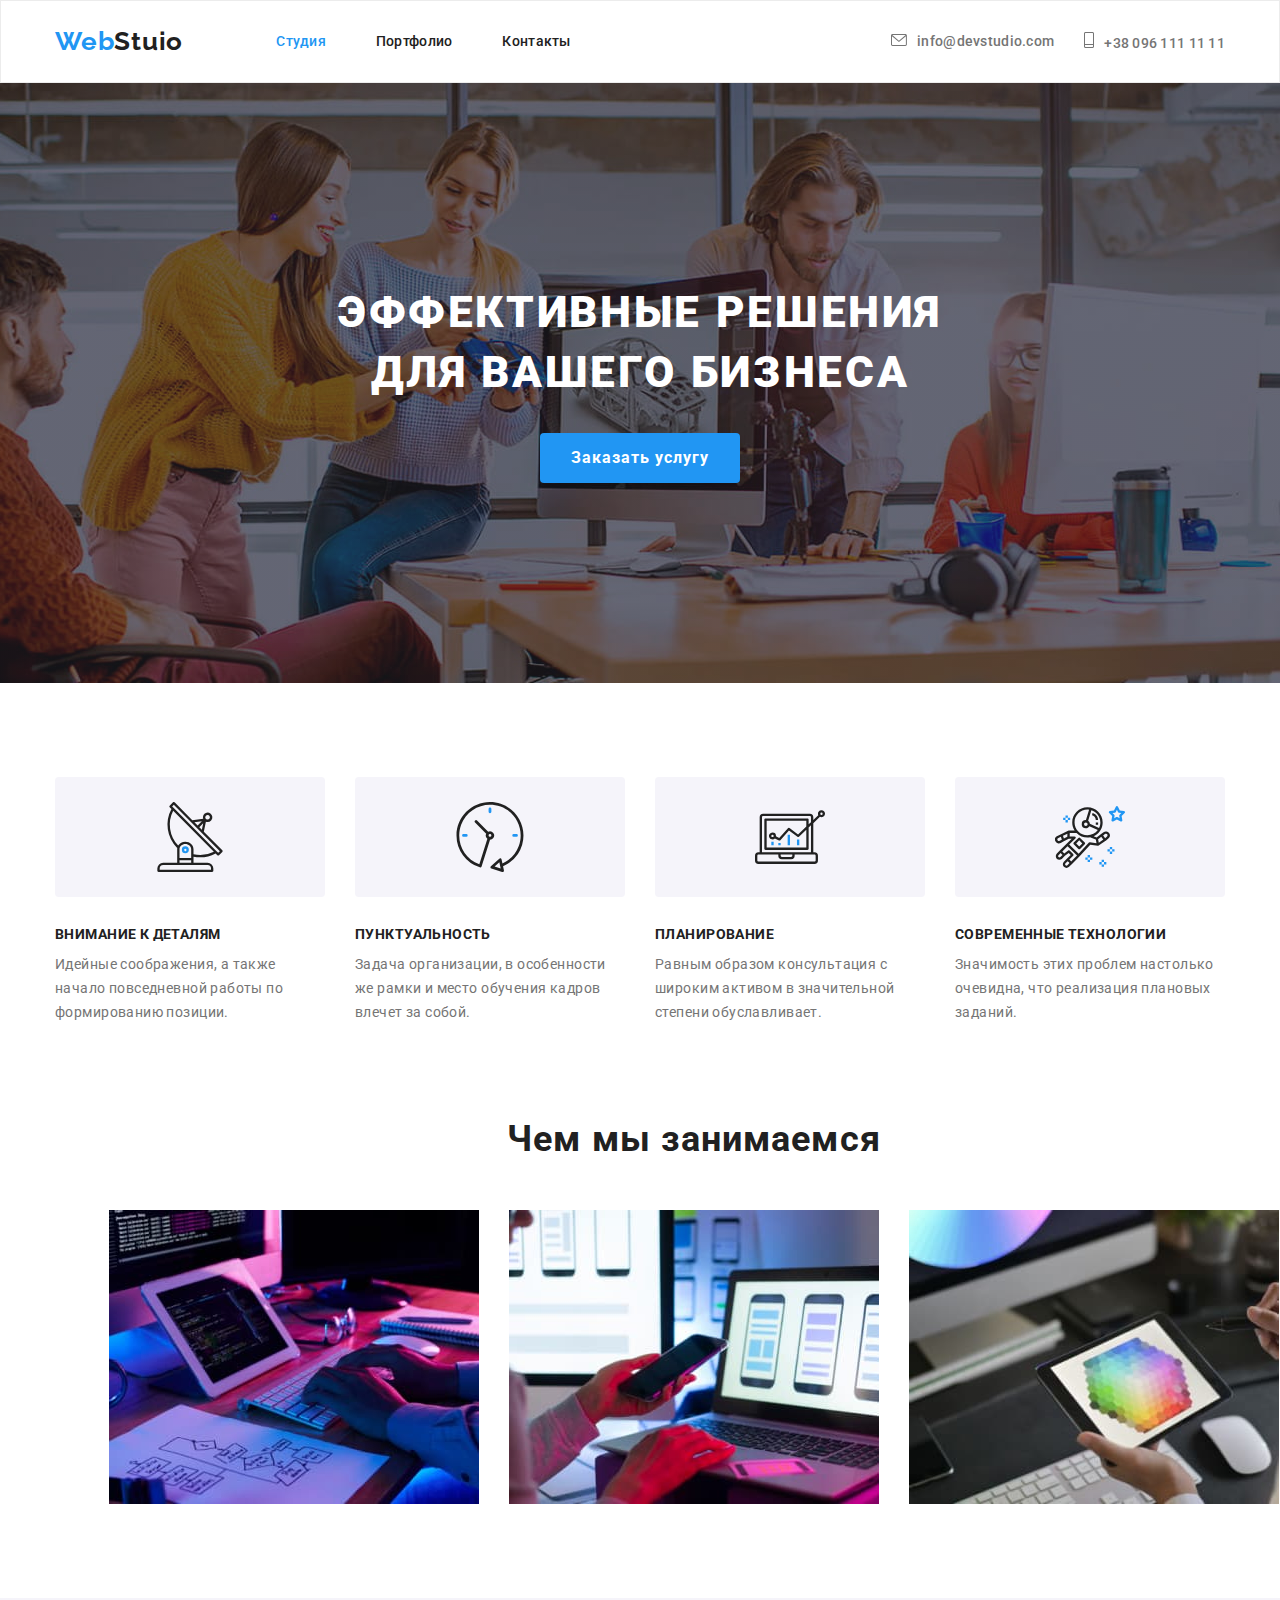
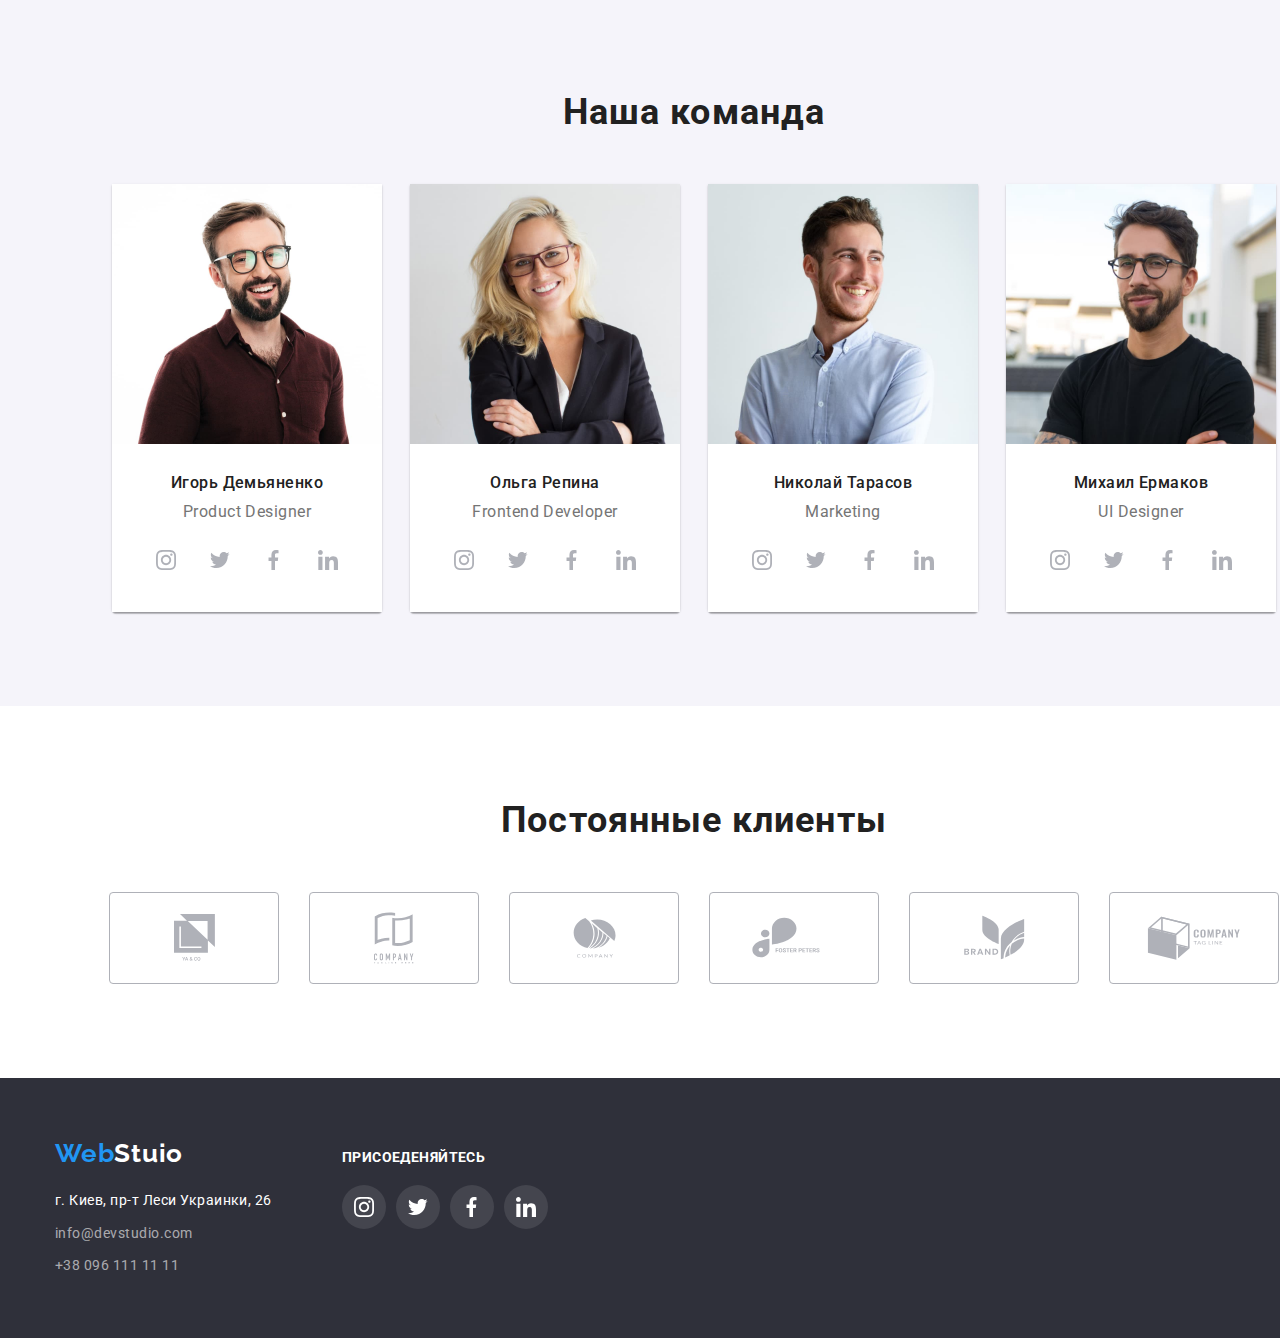
<file: index.html>
<!DOCTYPE html>
<html lang="ru">
<head>
    <meta charset="UTF-8">
    <meta http-equiv="X-UA-Compatible" content="IE=edge">
    <meta name="viewport" content="width=device-width, initial-scale=1.0">
    <title>Студия</title>
    <link href="https://fonts.googleapis.com/css2?family=Raleway:wght@700&family=Roboto:wght@400;500;700;900&display=swap" rel="stylesheet">
    <link rel="stylesheet" href="https://cdnjs.cloudflare.com/ajax/libs/modern-normalize/1.1.0/modern-normalize.min.css"
        integrity="sha512-wpPYUAdjBVSE4KJnH1VR1HeZfpl1ub8YT/NKx4PuQ5NmX2tKuGu6U/JRp5y+Y8XG2tV+wKQpNHVUX03MfMFn9Q=="
        crossorigin="anonymous" referrerpolicy="no-referrer" />
    <link rel="stylesheet" href="./css/style.css">
</head>
<body>

    <!-- Хедер -->
    <header class="page_heder">
        <div class="header-box container">
            <nav>
                <a href="./index.html" class="logo"><span class="logo-accent">Web</span>Stuio</a>
                <ul class="list-nav list">
                    <li><a href="./index.html" class="link-nav link">Студия</a></li>
                    <li><a href="./portfolio.html" class="link">Портфолио</a></li>
                    <li><a href="#" class="link">Контакты</a></li>
                </ul>
            </nav>
            <!-- контанты -->
            <ul class="ause-nav list">
                <li class="ause_nav_icon">
                    <a href="mailto:info@devstudio.com" class="contact_box link">
                        <svg class="ause_icon" width="16" height="12">
                            <use href="images/icon/symbol-defs.svg#mail"></use>
                        </svg>
                        <span> info@devstudio.com</span>
                    </a>
                </li>
                <li class="ause_nav_icon">
                    <a href="tel:+380961111111" class="contact_box link">
                        <svg class="ause_icon" width="10" height="16">
                            <use href="images/icon/symbol-defs.svg#tel"></use>
                        </svg>
                        <span> +38 096 111 11 11</span>
                    </a>
                </li>
            </ul>
        </div>
    </header>
  <!-- Основной контент -->
    <main>
        <!-- Герой -->
        <section class="hero">
            <div class="hero-conteyner container">
                <h1 class="hero-title">Эффективные решения <br> для вашего бизнеса</h1>
                <!-- Поставил заголовон h1, так как это блок "Герой". И это первый заголовок на странице -->
                <button type="button" class="hero-button">Заказать услугу</button>
            </div>
        </section>
        <!-- Преимущества компании -->
        <section class="advantage_section section">
            <div class="container">
                <h2 class="visually-hidden title">"Преимущества компании"</h2>
                <ul class="advantage_list list">
                    <li class="icon_antenna">
                        <h3 class="advantage-title title">внимание к деталям</h3>
                        <p class="advantage-text">Идейные соображения, а также начало повседневной работы по формированию позиции.</p>
                    </li>
                    <li class="icon_clock">
                        <h3 class="advantage-title title">пунктуальность</h3>
                        <p class="advantage-text">Задача организации, в особенности же рамки и место обучения кадров влечет за собой.
                        </p>
                    </li>
                    <li class="icon_diagram">
                        <h3 class="advantage-title title">планирование</h3>
                        <p class="advantage-text">Равным образом консультация с широким активом в значительной степени обуславливает.
                        </p>
                    </li>
                    <li class="icon_astronaut">
                        <h3 class="advantage-title title">современные технологии</h3>
                        <p class="advantage-text">Значимость этих проблем настолько очевидна, что реализация плановых заданий.</p>
                    </li>
                </ul>
            </div>
        
        </section>
        <!-- Чем мы занимаемся -->
        <section class="section">
            <div class="work container">
                <h2 class="our_work title">Чем мы занимаемся</h2>
                <ul class="work-list list">
                    <li><img src="./images/work_p1.jpg" alt="Разрабатываем проэкт" width="370" /> </li>
                    <li><img src="./images/work_p2.jpg" alt="Адаптируем проекты под разные устройства" width="370"></li>
                    <li><img src="./images/work_p3.jpg" alt="Разрабатываем привлекательный дизайн" width="370"></li>
                </ul>
            </div>
        </section>
        <!-- Наша команда -->
        <section class="team_section section">
            <div class="team container">
                <h2 class="our_team title">Наша команда</h2>
                <ul class="list">
                    <li class ="team_list">
                        <img src="./images/team1.jpg" alt="Игорь Демьяненко Product D   esigner" width="270">
                        <div class="team_title_stile">
                            <h3 class="team-title title">Игорь Демьяненко</h3>
                            <p class="team-text">Product Designer</p>
                            <ul class="team_social_list list">
                                <li class="team_social_item">
                                    <a href="" class= "team_social_link link">
                                        <svg class="team_social_icon" width="20" height="20">
                                            <use href="images/icon/symbol-defs.svg#Instagram"></use>
                                        </svg>
                                    </a>
                                </li>
                                <li class="team_social_item">
                                    <a href="" class="team_social_link link">
                                        <svg class="team_social_icon" width="20" height="20">
                                            <use href="images/icon/symbol-defs.svg#Tviter"></use>
                                        </svg>
                                    </a>
                                </li>
                                <li class="team_social_item">
                                    <a href="" class="team_social_link link">
                                        <svg class="team_social_icon" width="20" height="20">
                                            <use href="images/icon/symbol-defs.svg#Facebook"></use>
                                        </svg>
                                    </a>
                                </li>
                                <li class="team_social_item">
                                    <a href="" class="team_social_link link">
                                        <svg class="team_social_icon" width="20" height="20">
                                            <use href="images/icon/symbol-defs.svg#Linkedin"></use>
                                        </svg>
                                    </a>
                                </li>
                            </ul>
                        </div>
                    </li>
                    <li class ="team_list">
                        <img src="./images/team2.jpg" alt="Ольга Репина Frontend Developer" width="270">
                        <div class="team_title_stile">
                            <h3 class="team-title title">Ольга Репина</h3>
                            <p class="team-text">Frontend Developer</p>
                            <ul class="team_social_list list">
                                <li class="team_social_item">
                                    <a href="" class= "team_social_link link">
                                        <svg class="team_social_icon" width="20" height="20">
                                            <use href="images/icon/symbol-defs.svg#Instagram"></use>
                                        </svg>
                                    </a>
                                </li>
                                <li class="team_social_item">
                                    <a href="" class="team_social_link link">
                                        <svg class="team_social_icon" width="20" height="20">
                                            <use href="images/icon/symbol-defs.svg#Tviter"></use>
                                        </svg>
                                    </a>
                                </li>
                                <li class="team_social_item">
                                    <a href="" class="team_social_link link">
                                        <svg class="team_social_icon" width="20" height="20">
                                            <use href="images/icon/symbol-defs.svg#Facebook"></use>
                                        </svg>
                                    </a>
                                </li>
                                <li class="team_social_item">
                                    <a href="" class="team_social_link link">
                                        <svg class="team_social_icon" width="20" height="20">
                                            <use href="images/icon/symbol-defs.svg#Linkedin"></use>
                                        </svg>
                                    </a>
                                </li>
                            </ul>
                        </div>
                    </li>
                    <li class ="team_list">
                        <img src="./images/team3.jpg" alt="Николай Тарасов Marketing" width="270">
                        <div class="team_title_stile">
                            <h3 class="team-title title">Николай Тарасов</h3>
                            <p class="team-text">Marketing</p>
                            <ul class="team_social_list list">
                                <li class="team_social_item">
                                    <a href="" class= "team_social_link link">
                                        <svg class="team_social_icon" width="20" height="20">
                                            <use href="images/icon/symbol-defs.svg#Instagram"></use>
                                        </svg>
                                    </a>
                                </li>
                                <li class="team_social_item">
                                    <a href="" class="team_social_link link">
                                        <svg class="team_social_icon" width="20" height="20">
                                            <use href="images/icon/symbol-defs.svg#Tviter"></use>
                                        </svg>
                                    </a>
                                </li>
                                <li class="team_social_item">
                                    <a href="" class="team_social_link link">
                                        <svg class="team_social_icon" width="20" height="20">
                                            <use href="images/icon/symbol-defs.svg#Facebook"></use>
                                        </svg>
                                    </a>
                                </li>
                                <li class="team_social_item">
                                    <a href="" class="team_social_link link">
                                        <svg class="team_social_icon" width="20" height="20">
                                            <use href="images/icon/symbol-defs.svg#Linkedin"></use>
                                        </svg>
                                    </a>
                                </li>
                            </ul>
                        </div>
                    </li>
                    <li class ="team_list">
                        <img src="./images/team4.jpg" alt="Михаил Ермаков UI Designer" width="270">
                        <div class="team_title_stile">
                            <h3 class="team-title title">Михаил Ермаков</h3>
                            <p class="team-text">UI Designer</p>
                            <ul class="team_social_list list">
                                <li class="team_social_item">
                                    <a href="" class= "team_social_link link">
                                        <svg class="team_social_icon" width="20" height="20">
                                            <use href="images/icon/symbol-defs.svg#Instagram"></use>
                                        </svg>
                                    </a>
                                </li>
                                <li class="team_social_item">
                                    <a href="" class="team_social_link link">
                                        <svg class="team_social_icon" width="20" height="20">
                                            <use href="images/icon/symbol-defs.svg#Tviter"></use>
                                        </svg>
                                    </a>
                                </li>
                                <li class="team_social_item">
                                    <a href="" class="team_social_link link">
                                        <svg class="team_social_icon" width="20" height="20">
                                            <use href="images/icon/symbol-defs.svg#Facebook"></use>
                                        </svg>
                                    </a>
                                </li>
                                <li class="team_social_item">
                                    <a href="" class="team_social_link link">
                                        <svg class="team_social_icon" width="20" height="20">
                                            <use href="images/icon/symbol-defs.svg#Linkedin"></use>
                                        </svg>
                                    </a>
                                </li>
                            </ul>
                        </div>
                    </li>
                </ul>
            </div>
        </section>
        <section class="section">
            <div class="container">
                <h2 class="ouer_clients title">Постоянные клиенты</h2>
                <ul class="clients_list list">
                    <li>
                        <a class="clients_link" href="#" width="106" height="60">
                            <svg class="clients_icon" width="41" height="47">
                                <use class="clients_icon_linc" href="images/icon/symbol-defs.svg#clients1"></use>
                            </svg>
                        </a>
                    </li>
                    <li>
                        <a class="clients_link" href="#" width="106" height="60">
                            <svg class="clients_icon" width="40" height="52">
                                <use class="clients_icon_linc" href="images/icon/symbol-defs.svg#clients2"></use>
                            </svg>
                        </a>
                    </li>
                    <li>
                        <a class="clients_link" href="#" width="106" height="60">
                            <svg class="clients_icon" width="43" height="41">
                                <use class="clients_icon_linc" href="images/icon/symbol-defs.svg#clients3"></use>
                            </svg>
                        </a>
                    </li>
                    <li>
                        <a class="clients_link" href="#" width="106" height="60">
                            <svg class="clients_icon" width="84" height="41">
                                <use class="clients_icon_linc" href="images/icon/symbol-defs.svg#clients4"></use>
                            </svg>
                        </a>
                    </li>
                    <li>
                        <a class="clients_link" href="#" width="106" height="60">
                            <svg class="clients_icon" width="63" height="45">
                                <use class="clients_icon_linc" href="images/icon/symbol-defs.svg#clients5"></use>
                            </svg>
                        </a>
                    </li>
                    <li>
                        <a class="clients_link" href="#" width="106" height="60">
                            <svg class="clients_icon" width="94" height="44">
                                <use class="clients_icon_linc" href="images/icon/symbol-defs.svg#clients6"></use>
                            </svg>
                        </a>
                    </li>
                </ul>
            </div>
        </section>
    </main>
  <!-- Футер -->
    <footer>
        <div class="footer_container container">
            <div>
                <a href="./index.html" class="logo logo-footer"><span class="logo-accent">Web</span>Stuio</a>
                <address>
                    <ul class="footer-list list">
                        <li><a href="https://goo.gl/maps/L2MyBk3LdG8CVjXL7" class="footer-main-link">г. Киев, пр-т Леси Украинки, 26</a>
                        </li>
                        <li><a href="mailto:info@devstudio.com" class="footer-link link">info@devstudio.com</a></li>
                        <li><a href="tel:+380961111111" class="footer-link link">+38 096 111 11 11</a></li>
                    </ul>
                </address>
            </div>
            <div class="ause_container">
                <h3 class="ause_container_title title">Присоеденяйтесь</h3>
                <ul class="footer_social_list list">
                    <li class="footer_social_item">
                        <a href="" class="footer_social_link link">
                            <svg class="footer_social_icon" width="20" height="20">
                                <use href="images/icon/symbol-defs.svg#Instagram"></use>
                            </svg>
                        </a>
                    </li>
                    <li class="footer_social_item">
                        <a href="" class="footer_social_link link">
                            <svg class="footer_social_icon" width="20" height="20">
                                <use href="images/icon/symbol-defs.svg#Tviter"></use>
                            </svg>
                        </a>
                    </li>
                    <li class="footer_social_item">
                        <a href="" class="footer_social_link link">
                            <svg class="footer_social_icon" width="20" height="20">
                                <use href="images/icon/symbol-defs.svg#Facebook"></use>
                            </svg>
                        </a>
                    </li>
                    <li class="footer_social_item">
                        <a href="" class="footer_social_link link">
                            <svg class="footer_social_icon" width="20" height="20">
                                <use href="images/icon/symbol-defs.svg#Linkedin"></use>
                            </svg>
                        </a>
                    </li>
                </ul>
            </div>
        </div>
    </footer>
    
</body>
</html>
</file>
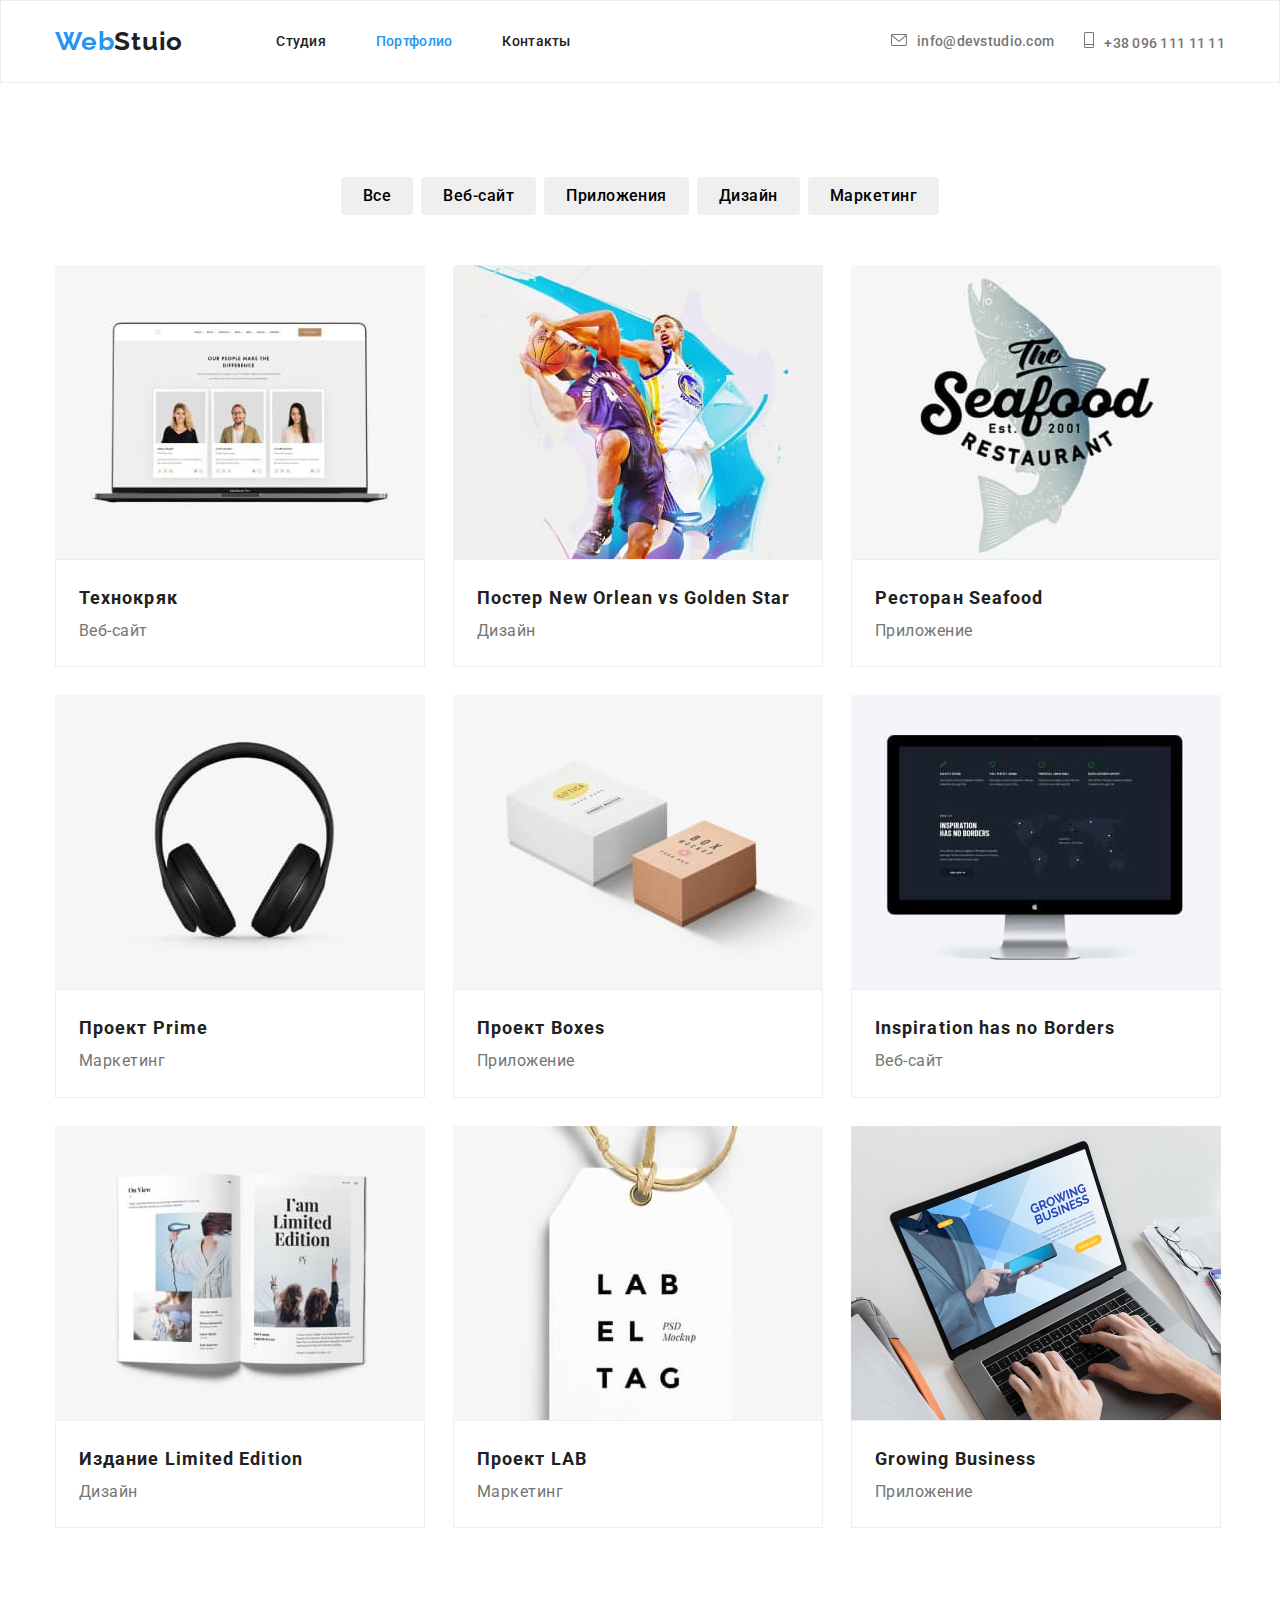
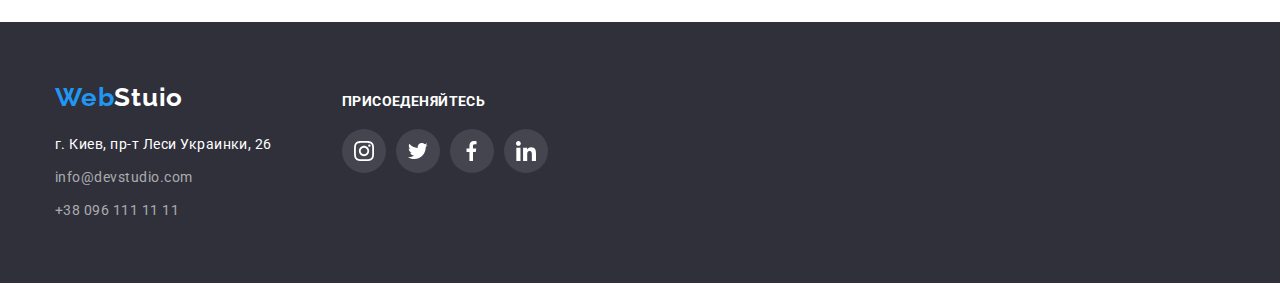
<file: portfolio.html>
<!DOCTYPE html>
<html lang="ru">
<head>
    <meta charset="UTF-8">
    <meta http-equiv="X-UA-Compatible" content="IE=edge">
    <meta name="viewport" content="width=device-width, initial-scale=1.0">
    <title>Портфолио</title>
        <link href="https://fonts.googleapis.com/css2?family=Raleway:wght@700&family=Roboto:wght@400;500;700;900&display=swap"
            rel="stylesheet">
        <link rel="stylesheet" href="https://cdnjs.cloudflare.com/ajax/libs/modern-normalize/1.1.0/modern-normalize.min.css"
            integrity="sha512-wpPYUAdjBVSE4KJnH1VR1HeZfpl1ub8YT/NKx4PuQ5NmX2tKuGu6U/JRp5y+Y8XG2tV+wKQpNHVUX03MfMFn9Q=="
            crossorigin="anonymous" referrerpolicy="no-referrer" />
        <link rel="stylesheet" href="./css/style.css">
</head>
<body>

    <!-- Хедер -->
    <header class="page_heder">
        <div class="header-box container">
            <nav>
                <a href="./index.html" class="logo"><span class="logo-accent">Web</span>Stuio</a>
                <ul class="list-nav list">
                    <li><a href="./index.html" class="link">Студия</a></li>
                    <li><a href="./portfolio.html" class="link-nav link">Портфолио</a></li>
                    <li><a href="#" class="link">Контакты</a></li>
                </ul>
            </nav>
            <!-- контанты -->
            <ul class="ause-nav list">
                <li class="ause_nav_icon">
                    <a href="mailto:info@devstudio.com" class="contact_box link">
                        <svg class="ause_icon" width="16" height="12">
                            <use href="images/icon/symbol-defs.svg#mail"></use>
                        </svg>
                        <span> info@devstudio.com</span>
                    </a>
                </li>
                <li class="ause_nav_icon">
                    <a href="tel:+380961111111" class="contact_box link">
                        <svg class="ause_icon" width="10" height="16">
                            <use href="images/icon/symbol-defs.svg#tel"></use>
                        </svg>
                        <span> +38 096 111 11 11</span>
                    </a>
                </li>
            </ul>
        </div>
    </header>

    <!-- Основной контент -->
    <main>
        <section class="maim_information">
            <div class="container">
                <h1 class="visually-hidden title">Портфолио</h1>
                <!-- Фильтрация запроса -->
                <ul class="button-list list">
                    <li><button type="button" class="filter_button">Все</button></li>
                    <li><button type="button" class="filter_button">Веб-сайт</button></li>
                    <li><button type="button" class="filter_button">Приложения</button></li>
                    <li><button type="button" class="filter_button">Дизайн</button></li>
                    <li><button type="button" class="filter_button">Маркетинг</button></li>
                </ul>
                <!-- Карточки с фото -->    
                <ul class="product_list list">
                    <li>
                        <a class="product_list_linc" href="#"> <img src="./images/portfolio1.jpg" alt="ноутбук с изображением сайта" width="370" height="294">
                            <div class="product_text_box">
                                <h2 class="title">Технокряк</h2>
                                <p class="cards-text">Веб-сайт</p>
                            </div>
                        </a>
                    </li>
                    <li>
                        <a class="product_list_linc" href="#"><img src="./images/portfolio2.jpg" alt="два баскетболиста борются за мяч" width="370" height="294">
                            <div class="product_text_box">
                                <h2 class="title">Постер New Orlean vs Golden Star</h2>
                                <p class="cards-text">Дизайн</p>
                            </div>
                        </a>
                    </li>
                    <li>
                        <a class="product_list_linc" href="#"><img src="./images/portfolio3.jpg" alt="логотип с изображением рыбы" width="370" height="294">
                            <div class="product_text_box">
                                <h2 class="title">Ресторан Seafood</h2>
                                <p class="cards-text">Приложение</p>
                            </div>
                        </a>
                    </li>
                    <li>
                        <a class="product_list_linc" href="#"><img src="./images/portfolio4.jpg" alt="изображены наушники" width="370" height="294">
                            <div class="product_text_box">
                                <h2 class="title">Проект Prime</h2>
                                <p class="cards-text">Маркетинг</p>
                            </div>
                        </a>
                    </li>
                    <li>
                        <a class="product_list_linc" href="#"><img src="./images/portfolio5.jpg" alt="изображены: серая и рыжая коробки" width="370" height="294">
                            <div class="product_text_box">
                                <h2 class="title">Проект Boxes</h2>
                                <p class="cards-text">Приложение</p>
                            </div>
                        </a>
                    </li>
                    <li>
                        <a class="product_list_linc" href="#"><img src="./images/portfolio6.jpg" alt="экран с изображением сайта" width="370" height="294">
                            <div class="product_text_box">
                                <h2 class="title">Inspiration has no Borders</h2>
                                <p class="cards-text">Веб-сайт</p>
                            </div>
                        </a>
                    </li>
                    <li>
                        <a class="product_list_linc" href="#"><img src="./images/portfolio7.jpg" alt="изображена книга с фото-колажем" width="370" height="294">
                            <div class="product_text_box">
                                <h2 class="title">Издание Limited Edition</h2>
                            <p class="cards-text">Дизайн</p>
                            </div>
                        </a>
                    </li>
                    <li>
                        <a class="product_list_linc" href="#"><img src="./images/portfolio8.jpg" alt="Этикетка с дизайном" width="370" height="294">
                            <div class="product_text_box">
                                <h2 class="title">Проект LAB</h2>
                            <p class="cards-text">Маркетинг</p>
                            </div>
                        </a>
                    </li>
                    <li>
                        <a class="product_list_linc" href="#"><img src="./images/portfolio9.jpg" alt="ноутбук с главной страницей приложения" width="370"
                                height="294">
                            <div class="product_text_box">
                                <h2 class="title">Growing Business</h2>
                            <p class="cards-text">Приложение</p>
                            </div>
                        </a>
                    </li>
                </ul>
            </div>
        </section>
    </main>

    <!-- Футер -->
    <footer>
        <div class="footer_container container">
            <div>
                <a href="./index.html" class="logo logo-footer"><span class="logo-accent">Web</span>Stuio</a>
                <address>
                    <ul class="footer-list list">
                        <li><a href="https://goo.gl/maps/L2MyBk3LdG8CVjXL7" class="footer-main-link">г. Киев, пр-т Леси
                                Украинки, 26</a>
                        </li>
                        <li><a href="mailto:info@devstudio.com" class="footer-link link">info@devstudio.com</a></li>
                        <li><a href="tel:+380961111111" class="footer-link link">+38 096 111 11 11</a></li>
                    </ul>
                </address>
            </div>
            <div class="ause_container">
                <h3 class="ause_container_title title">Присоеденяйтесь</h3>
                <ul class="footer_social_list list">
                    <li class="footer_social_item">
                        <a href="" class="footer_social_link link">
                            <svg class="footer_social_icon" width="20" height="20">
                                <use href="images/icon/symbol-defs.svg#Instagram"></use>
                            </svg>
                        </a>
                    </li>
                    <li class="footer_social_item">
                        <a href="" class="footer_social_link link">
                            <svg class="footer_social_icon" width="20" height="20">
                                <use href="images/icon/symbol-defs.svg#Tviter"></use>
                            </svg>
                        </a>
                    </li>
                    <li class="footer_social_item">
                        <a href="" class="footer_social_link link">
                            <svg class="footer_social_icon" width="20" height="20">
                                <use href="images/icon/symbol-defs.svg#Facebook"></use>
                            </svg>
                        </a>
                    </li>
                    <li class="footer_social_item">
                        <a href="" class="footer_social_link link">
                            <svg class="footer_social_icon" width="20" height="20">
                                <use href="images/icon/symbol-defs.svg#Linkedin"></use>
                            </svg>
                        </a>
                    </li>
                </ul>
            </div>
        </div>
    </footer>
</body>
</html>
</file>
<file: css/style.css>
/* универсальный стиль */
:root {
  --primary-text-color: #757575;
  --title-text-color: #212121;
  --accent: #2196f3;
  --primary-background-color: #ffffff;
  --second-background-color: #f5f4fa;
  --third-background-color: #2f303a;
}
/* основной цвет текста #212121 */
/* вспомогательный цвет текста #757575 */
/* основной цвет фона #E5E5E5 */
/* Вспомогательный цвет фона #F5F4FA */
/* акцент #2196F3 */
/* цвет футера #2F303A */



/* ---------------Обнуление визуала---------- */

html{
  box-sizing: border-box;
}

*, 
*::before, 
*::after {
  box-sizing: inherit;
}

img{
  display: block;
}

body {
  margin: 0;

  background-color: var(--primary-background-color);
  color: var(--primary-text-color);
  
  font-family: Roboto, sans-serif;
  font-size: 16px;
  line-height: 1.9;
  letter-spacing: 0.03em;
}

a {
  text-decoration: none;
}

h1,
h2,
h3,
h4,
ul,
p{
  margin: 0;
  padding: 0;
}


/* ----------Универсальные классы----------- */

.list {
  list-style: none;
}


.title {
  color: var(--title-text-color);

  font-size: 18px;
  line-height: 2;
  letter-spacing: 0.06em;
}

.container{
  width: 1200px;
  margin: 0 auto;
  padding: 0 15px;
}

.section{
  padding: 94px;
}

/* --------------Стили Хедера ----------------*/

.page_heder{
border: 1px solid #ECECEC;
padding: 25px 0;
}

.header-box{
  display: flex;
  align-items: center;
  justify-content: space-between;

}

.header-box > nav{
  display: flex;
  align-items: center;
    
}

.logo {
  color: var(--title-text-color);
  
  font-family: Raleway, cursive;
  font-weight: 700;
  font-size: 26px;
  line-height: 1.2;
  letter-spacing: 0.03em;
}
.logo-accent {
  color: var(--accent);
}
.list-nav {
  display: flex;
  
  color: var(--title-text-color);

  font-weight: 500;
  font-size: 14px;
  line-height: 1.14;
  letter-spacing: 0.02em;
}

.list-nav >li {
  margin-left: 50px;
}

.list-nav >li:first-child{
  margin-left: 93px;
}

.list-nav .link{
  padding: 32px 0;
  /* min-width: 80px; */
}

.ause_nav_icon .link {
  color: var(--primary-text-color); 
}

.link{
  color: var(--title-text-color);
}

.link:hover,
.link:focus {
  color: var(--accent);
  outline: none;
}

.link-nav {
  color: var(--accent);
}

.ause-nav {
  display: flex;
  
} 
.ause_nav_icon{
  display: flex;
  justify-content: center;
  align-items: center;
  
}

.ause_nav_icon >svg{
  margin-right: 10px;
}

.ause-nav >li{
  margin-right: 30px;
}

.ause-nav >li:last-child{
  margin-right: 0;
}

.ause-nav a {
  color: var(--primary-text-color);

  font-weight: 500;
  font-size: 14px;
  line-height: 1.14;
  letter-spacing: 0.02em;
}

.contact_box {
  display: flex;
  align-items: center;
  justify-content: center;
  /* color: currentColor; */
}

.ause_icon{
  margin-right: 10px;
  fill: currentColor;

  align-items: center;
  justify-content: center;
}

.ause_nav_icon >a{
  align-items: baseline;
}

/*--------------- стили main index ------------------*/

.hero{
  max-width: 1600px;
  min-height: 600px ;

  margin-left: auto;
  margin-right: auto;

  padding: 200px 0;

  background-image: linear-gradient(rgba(47, 48, 58, 0.4), rgba(47, 48, 58, 0.4)), 
  url(../images/hero-img.jpg);

  background-size: cover;
  background-repeat: no-repeat;
  background-position: center;
 
}

.hero-conteyner{
  
  text-align: center;
  
}

.hero-title{

  color: #ffffff;

  font-weight: 900;
  font-size: 44px;
  line-height: 1.36;

  letter-spacing: 0.06em;
  text-transform: uppercase;
  
}

.hero-button{
  margin-top: 30px;

  background-color: var(--accent);
  color: #ffffff;

  font-weight: 700;
  font-size: 16px;
  line-height: 1.9;
  letter-spacing: 0.06em;
  font-family: inherit;

  border-radius: 4px;
  box-shadow: 0px 4px 4px rgba(0, 0, 0, 0.15);

  width: 200px;
  height: 50px;
  
}
/* -----------Преимущества компании */

.advantage_section{
  padding: 94px 0 0 0 ;
}

.visually-hidden {
  position: absolute;
  width: 1px;
  height: 1px;
  margin: -1px;
  border: 0;
  padding: 0;
  white-space: nowrap;
  clip-path: inset(100%);
  clip: rect(0 0 0 0);
  overflow: hidden;
}


.advantage_list{
  display: flex;
}

.advantage_list >li{
  margin-right: 30px;
  width: 270px;
}

.advantage_list >li:last-child{
  margin-right: 0;
}

.advantage_list >li::before{
  content: "";
  display: block;
  width: 270px;
  height: 120px;
  margin-bottom: 30px;

  background-color: #F5F4FA;
  border-radius: 4px;
  
  /* outline: 1px solid chartreuse; */

  background-repeat: no-repeat;
  background-position: center;
}

.icon_antenna::before{
  background-image: url(../images/icon/advantage/advantage_antenna.svg);

}

.icon_astronaut::before{
  background-image: url(../images/icon/advantage/advantage_astronaut.svg);
}

.icon_clock::before{
  background-image: url(../images/icon/advantage/advantage_clock.svg);
}

.icon_diagram::before{
  background-image: url(../images/icon/advantage/advantage_diagram.svg);
}

.advantage-title{

  margin-bottom: 10px;

  font-size: 14px;
  line-height: 1.14;
  letter-spacing: 0.03em;
  text-transform: uppercase;
}

.advantage-text{

  font-size: 14px;
  line-height: 1.7;
  letter-spacing: 0.03em;
}


/* ---------Чем Мы Занимаемся- */

.work{
  margin: 0px auto;
}

.work-list{
  display: flex;
  justify-content: center;
}

.work-list >li{
    margin-right: 30px;
}

.work-list >li:last-child {
  margin-right: 0;
}

.our_work,
.our_team,
.ouer_clients{
  margin-bottom: 50px;

  font-size: 36px;
  line-height: 1.16;
  text-align: center;
  letter-spacing: 0.03em;
}

/* -----------------наша команда */

.team_section{
  background-color: var(--second-background-color);
  padding-bottom: 94px;
}

 /* .team{
  background-color: limegreen;
   
} */

.team >.list {
  display: flex;
  justify-content: center;
  
}
.team_list{
  margin-right: 28px;

  background: #FFFFFF;
/* material shadow v1 */

box-shadow: 0px 1px 3px rgba(0, 0, 0, 0.12), 
0px 1px 1px rgba(0, 0, 0, 0.14), 
0px 2px 1px rgba(0, 0, 0, 0.2);
border-radius: 0px 0px 4px 4px;
}

.team_list:last-child{
  margin-right: 0;
}


.team-title{
  font-weight: 500;
  font-size: 16px;
  line-height: 1.18;
  letter-spacing: 0.03em;

  text-align: center;
}

.team_title_stile{
  text-align: center;
  padding: 30px 0;

  background-color:  var(--primary-background-color);
}

.product_text_box{
  padding: 20px 23px;
  border: 1px solid #EEEEEE;
}
.team-text{

  font-size: 16px;
  line-height: 1.18;
  letter-spacing: 0.03em;

  margin-top: 10px;
  margin-bottom: 16px;
}

.team_social_list{
  display: flex;
  justify-content: center;
  align-content: center;
}

.team_social_item{
  height: 44px;
  width: 44px;
}

.team_social_item:not(:last-child){
  margin-right: 10px;
}

.team_social_link{
  height: 100%;
  width: 100%;
  
  border-radius: 50%;

  display: flex;
  align-items: center;
  justify-content: center;
}

.team_social_icon{
  fill: #AFB1B8;
}

.team_social_link:hover,
.team_social_link:focus{
  background-color: var(--accent);
}

.team_social_link:hover .team_social_icon,
.team_social_link:focus .team_social_icon{
  fill: var(--primary-background-color);
}


/* ---------------------наши Клиенты---------------------- */

.clients_list{
  display: flex;

}

.clients_list>li{
  width: calc((100% - 30px) /6);
  height: 92px;
}

.clients_list>li:not(:last-child){
  margin-right: 30px;
}

.clients_link{
  border: 1px solid #AFB1B8;
  box-sizing: border-box;
  border-radius: 4px;
}

.clients_link:hover,
.clients_link:focus {
  border-color: var(--accent);
}

.clients_link:hover .clients_icon,
.clients_link:focus .clients_icon {
 fill: var(--accent);
}

.clients_list>li>a {
  outline: none;
}

.clients_icon{
  fill: #AFB1B8;
}

.clients_list>li>a{
  width: 100%;
  height: 100%;

  display: flex;
  justify-content: center;
  align-items: center;
}


/* --------------------стили main portfolio*-------------------------------*/
.maim_information{
  padding: 94px 0;
}

.button-list {
  display: flex;
  justify-content: center;

  margin-bottom: 50px;

  color: var(--title-text-color);

}
.filter_button:hover,
.filter_button:focus {
box-shadow: 0px 3px 1px rgba(0, 0, 0, 0.1), 0px 1px 2px rgba(0, 0, 0, 0.08), 
0px 2px 2px rgba(0, 0, 0, 0.12);
}

.button-list >li:not(:last-child){
  margin-right: 8px;
}
.button-list button {

  border-radius: 4px;
  padding: 6px 22px;
  
  font-weight: 500;
  font-size: 16px;
  line-height: 1.62;
  letter-spacing: 0.03em;

  cursor: pointer;
}

.button-list button:hover,
.button-list button:focus {
  color: #ffffff;
  background-color: var(--accent);
}

button {
    border: none;
    font-family: inherit;
}

/* -----------------------галнрея продуктов--------------------- */
.product_list{
  display: flex;
  flex-wrap: wrap;

}

.product_list >li {
  margin-right: 28px;
  margin-bottom: 28px;
  
}

.product_list >li:nth-child(3n){
  margin-right: 0px;
}

.product_list >li:nth-child(n+7){
  margin-bottom: 0;
}

.product_list_linc{
  display: block;
}

.product_list_linc:hover,
.product_list_linc:focus {

  background: #FFFFFF;
  box-sizing: border-box;
  box-shadow: 0px 1px 1px rgba(0, 0, 0, 0.12), 
  0px 4px 4px rgba(0, 0, 0, 0.06), 
  1px 4px 6px rgba(0, 0, 0, 0.16);
}

.cards-text{
  color: var(--primary-text-color);
}




/* --------------------Подвал -----------------------------------------------*/
footer {
  background-color: var(--third-background-color);
  padding: 60px 0;
}

.footer_container{
  display: flex;
  align-items:baseline;
}

.logo-footer{
  color: #ffffff;
  display: block;
  margin-bottom: 20px;
}

.footer-main-link{
  color: #ffffff;
}

.footer-link{
  color: rgba(255, 255, 255, 0.6);
}

.footer-list {

  font-size: 14px;
  line-height: 1.7;
  font-style: normal;
}

.footer-list >li{
  display: block;
}

.footer-list >li:not(:first-child){
  margin-top: 9px;
}

.ause_container{
  padding: 0 70px;
}

.ause_container_title{
  
  font-size: 14px;
  line-height: 16px;
  letter-spacing: 0.03em;
  text-transform: uppercase;

  color: #FFFFFF;

   margin-bottom: 20px;
}

.footer_social_list{
  display: flex;
  justify-content: center;
  align-items: center;
}

.footer_social_item{
  width: 44px;
  height: 44px;
}

.footer_social_item:not(:last-child){
  margin-right: 10px;
}

.footer_social_link{
  display: flex;
  justify-content: center;
  align-items: center;

  width: 100%;
  height: 100%;
  border-radius: 50%;
  
  background-color: rgba(255, 255, 255, 0.1);
}

.footer_social_link:hover,
.footer_social_link:focus{
  background-color: var(--accent);
}

.footer_social_icon{
  fill: #FFFFFF;
}
</file>
